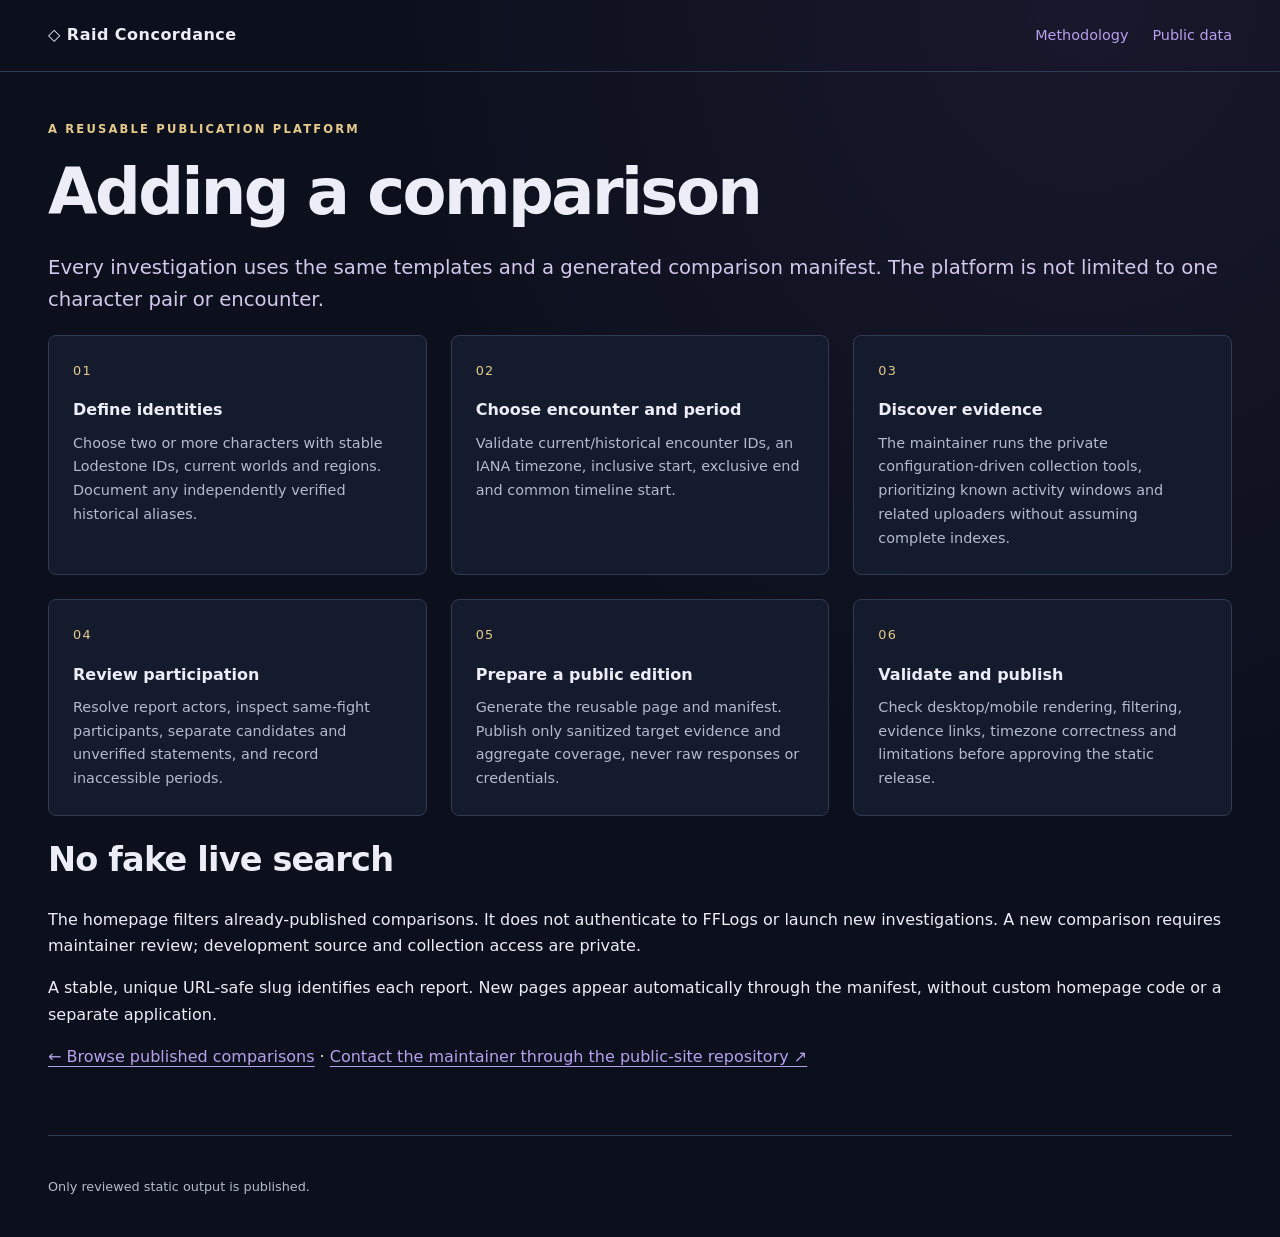
<file: docs/adding-comparisons.html>
<!doctype html><html lang="en"><head><meta charset="utf-8"><meta name="viewport" content="width=device-width,initial-scale=1"><title>Adding comparisons | Raid Concordance</title><link rel="icon" href="data:,"><link rel="stylesheet" href="../assets/css/site.css"></head><body><a class="skip" href="#main">Skip to content</a><header class="nav"><a class="brand" href="../">◇ Raid Concordance</a><nav aria-label="Documentation"><a href="methodology.html">Methodology</a><a href="data-schema.html">Public data</a></nav></header><main id="main"><section><p class="eyebrow">A REUSABLE PUBLICATION PLATFORM</p><h1>Adding a comparison</h1><p class="lead">Every investigation uses the same templates and a generated comparison manifest. The platform is not limited to one character pair or encounter.</p><ol class="steps"><li><strong>Define identities</strong><span>Choose two or more characters with stable Lodestone IDs, current worlds and regions. Document any independently verified historical aliases.</span></li><li><strong>Choose encounter and period</strong><span>Validate current/historical encounter IDs, an IANA timezone, inclusive start, exclusive end and common timeline start.</span></li><li><strong>Discover evidence</strong><span>The maintainer runs the private configuration-driven collection tools, prioritizing known activity windows and related uploaders without assuming complete indexes.</span></li><li><strong>Review participation</strong><span>Resolve report actors, inspect same-fight participants, separate candidates and unverified statements, and record inaccessible periods.</span></li><li><strong>Prepare a public edition</strong><span>Generate the reusable page and manifest. Publish only sanitized target evidence and aggregate coverage, never raw responses or credentials.</span></li><li><strong>Validate and publish</strong><span>Check desktop/mobile rendering, filtering, evidence links, timezone correctness and limitations before approving the static release.</span></li></ol><h2>No fake live search</h2><p>The homepage filters already-published comparisons. It does not authenticate to FFLogs or launch new investigations. A new comparison requires maintainer review; development source and collection access are private.</p><p>A stable, unique URL-safe slug identifies each report. New pages appear automatically through the manifest, without custom homepage code or a separate application.</p><p><a href="../">← Browse published comparisons</a> · <a href="https://github.com/Kishkumen32/raid-concordance/issues">Contact the maintainer through the public-site repository ↗</a></p></section></main><footer>Only reviewed static output is published.</footer></body></html>
</file>
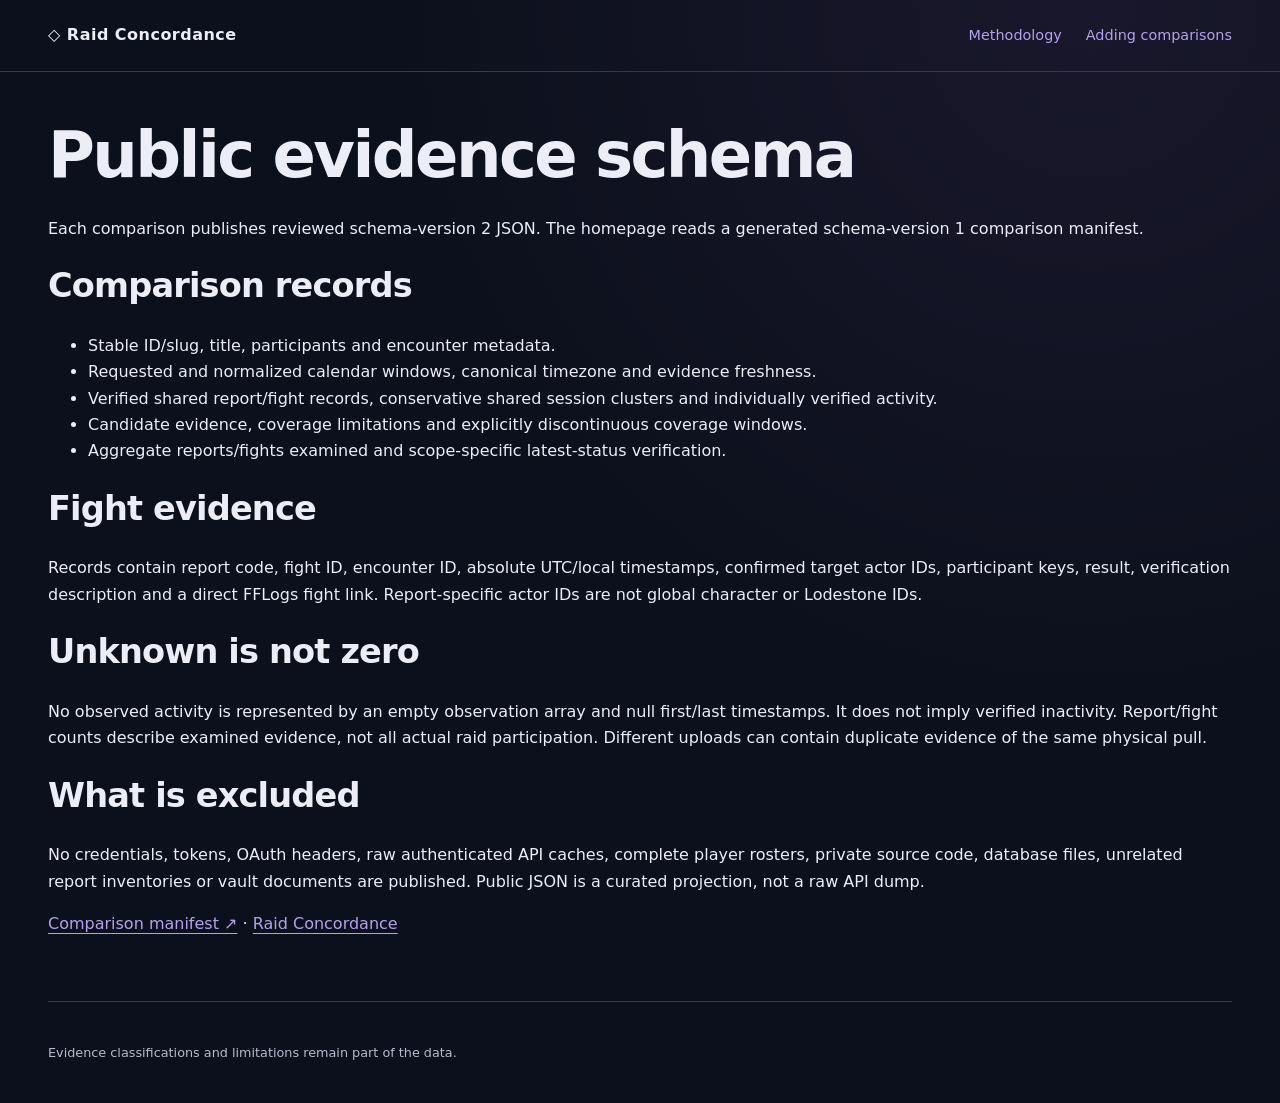
<file: docs/data-schema.html>
<!doctype html><html lang="en"><head><meta charset="utf-8"><meta name="viewport" content="width=device-width,initial-scale=1"><title>Public evidence schema | Raid Concordance</title><link rel="icon" href="data:,"><link rel="stylesheet" href="../assets/css/site.css"></head><body><a class="skip" href="#main">Skip to content</a><header class="nav"><a class="brand" href="../">◇ Raid Concordance</a><nav aria-label="Documentation"><a href="methodology.html">Methodology</a><a href="adding-comparisons.html">Adding comparisons</a></nav></header><main id="main"><section><h1>Public evidence schema</h1><p>Each comparison publishes reviewed schema-version 2 JSON. The homepage reads a generated schema-version 1 comparison manifest.</p><h2>Comparison records</h2><ul><li>Stable ID/slug, title, participants and encounter metadata.</li><li>Requested and normalized calendar windows, canonical timezone and evidence freshness.</li><li>Verified shared report/fight records, conservative shared session clusters and individually verified activity.</li><li>Candidate evidence, coverage limitations and explicitly discontinuous coverage windows.</li><li>Aggregate reports/fights examined and scope-specific latest-status verification.</li></ul><h2>Fight evidence</h2><p>Records contain report code, fight ID, encounter ID, absolute UTC/local timestamps, confirmed target actor IDs, participant keys, result, verification description and a direct FFLogs fight link. Report-specific actor IDs are not global character or Lodestone IDs.</p><h2>Unknown is not zero</h2><p>No observed activity is represented by an empty observation array and null first/last timestamps. It does not imply verified inactivity. Report/fight counts describe examined evidence, not all actual raid participation. Different uploads can contain duplicate evidence of the same physical pull.</p><h2>What is excluded</h2><p>No credentials, tokens, OAuth headers, raw authenticated API caches, complete player rosters, private source code, database files, unrelated report inventories or vault documents are published. Public JSON is a curated projection, not a raw API dump.</p><p><a href="../data/comparisons.json">Comparison manifest ↗</a> · <a href="../">Raid Concordance</a></p></section></main><footer>Evidence classifications and limitations remain part of the data.</footer></body></html>
</file>
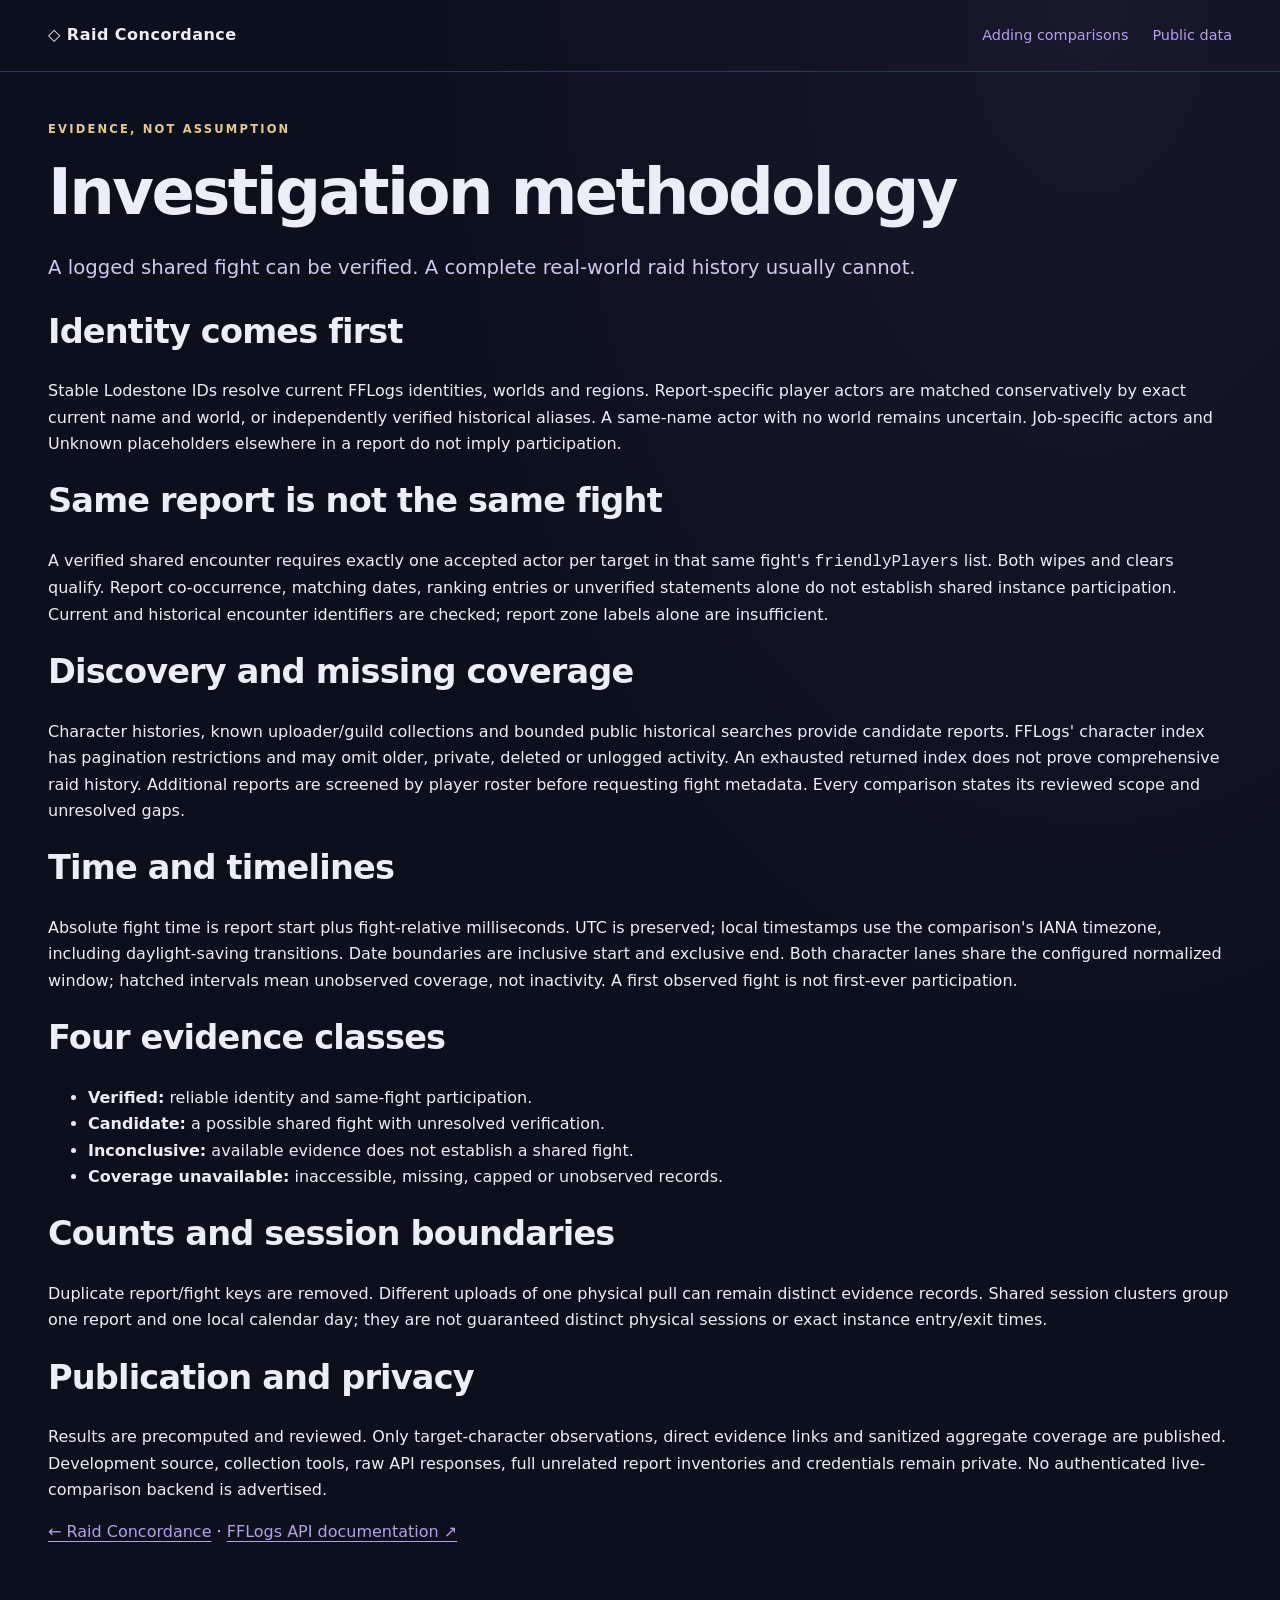
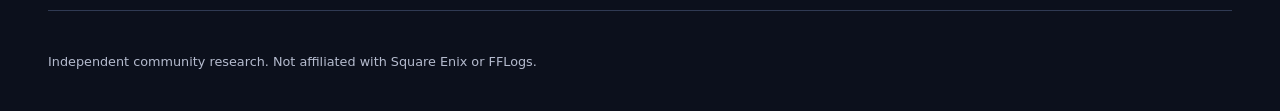
<file: docs/methodology.html>
<!doctype html><html lang="en"><head><meta charset="utf-8"><meta name="viewport" content="width=device-width,initial-scale=1"><title>Methodology | Raid Concordance</title><link rel="icon" href="data:,"><link rel="stylesheet" href="../assets/css/site.css"></head><body><a class="skip" href="#main">Skip to content</a><header class="nav"><a class="brand" href="../">◇ Raid Concordance</a><nav aria-label="Documentation"><a href="adding-comparisons.html">Adding comparisons</a><a href="data-schema.html">Public data</a></nav></header><main id="main"><section><p class="eyebrow">EVIDENCE, NOT ASSUMPTION</p><h1>Investigation methodology</h1><p class="lead">A logged shared fight can be verified. A complete real-world raid history usually cannot.</p><h2>Identity comes first</h2><p>Stable Lodestone IDs resolve current FFLogs identities, worlds and regions. Report-specific player actors are matched conservatively by exact current name and world, or independently verified historical aliases. A same-name actor with no world remains uncertain. Job-specific actors and Unknown placeholders elsewhere in a report do not imply participation.</p><h2>Same report is not the same fight</h2><p>A verified shared encounter requires exactly one accepted actor per target in that same fight's <code>friendlyPlayers</code> list. Both wipes and clears qualify. Report co-occurrence, matching dates, ranking entries or unverified statements alone do not establish shared instance participation. Current and historical encounter identifiers are checked; report zone labels alone are insufficient.</p><h2>Discovery and missing coverage</h2><p>Character histories, known uploader/guild collections and bounded public historical searches provide candidate reports. FFLogs' character index has pagination restrictions and may omit older, private, deleted or unlogged activity. An exhausted returned index does not prove comprehensive raid history. Additional reports are screened by player roster before requesting fight metadata. Every comparison states its reviewed scope and unresolved gaps.</p><h2>Time and timelines</h2><p>Absolute fight time is report start plus fight-relative milliseconds. UTC is preserved; local timestamps use the comparison's IANA timezone, including daylight-saving transitions. Date boundaries are inclusive start and exclusive end. Both character lanes share the configured normalized window; hatched intervals mean unobserved coverage, not inactivity. A first observed fight is not first-ever participation.</p><h2>Four evidence classes</h2><ul><li><strong>Verified:</strong> reliable identity and same-fight participation.</li><li><strong>Candidate:</strong> a possible shared fight with unresolved verification.</li><li><strong>Inconclusive:</strong> available evidence does not establish a shared fight.</li><li><strong>Coverage unavailable:</strong> inaccessible, missing, capped or unobserved records.</li></ul><h2>Counts and session boundaries</h2><p>Duplicate report/fight keys are removed. Different uploads of one physical pull can remain distinct evidence records. Shared session clusters group one report and one local calendar day; they are not guaranteed distinct physical sessions or exact instance entry/exit times.</p><h2>Publication and privacy</h2><p>Results are precomputed and reviewed. Only target-character observations, direct evidence links and sanitized aggregate coverage are published. Development source, collection tools, raw API responses, full unrelated report inventories and credentials remain private. No authenticated live-comparison backend is advertised.</p><p><a href="../">← Raid Concordance</a> · <a href="https://www.fflogs.com/api/docs">FFLogs API documentation ↗</a></p></section></main><footer>Independent community research. Not affiliated with Square Enix or FFLogs.</footer></body></html>
</file>
<file: assets/css/site.css>
:root{color-scheme:dark;--bg:#0c101c;--surface:#141b2c;--surface2:#1b2338;--text:#ecedf6;--muted:#b5bbce;--violet:#b6a0ed;--gold:#e6ca8c;--line:#303a53;--aqua:#81d1cd;font-family:Inter,ui-sans-serif,system-ui,-apple-system,BlinkMacSystemFont,"Segoe UI",sans-serif;font-size:16px;line-height:1.65}*{box-sizing:border-box}html{scroll-behavior:smooth;scroll-padding-top:1rem}body{margin:0;background:radial-gradient(ellipse at 85% 0,#33264b55,transparent 45%),var(--bg);color:var(--text)}a{color:var(--violet);text-underline-offset:4px}a:hover{color:var(--gold)}button,input,select{font:inherit}button,select{cursor:pointer}button,.button{background:#33294d;color:var(--text);border:1px solid #756294;border-radius:6px;padding:.55rem 1rem}button:hover,.button:hover{background:#493867;color:#fff}button:disabled{opacity:.45;cursor:default}input,select{background:var(--bg);border:1px solid #66718c;color:var(--text);padding:.65rem .85rem;border-radius:6px;min-width:0;width:100%}label{display:flex;flex-direction:column;gap:.4rem;font-size:.85rem;color:var(--muted)}:focus-visible{outline:3px solid var(--gold);outline-offset:4px}.skip{position:absolute;top:-100px;left:1rem;z-index:10;background:var(--surface);padding:1rem}.skip:focus{top:1rem}.nav{max-width:1440px;margin:auto;padding:1.4rem 3rem;display:flex;justify-content:space-between;align-items:center;gap:1rem;border-bottom:1px solid var(--line)}.brand{font-weight:750;letter-spacing:.03em;color:var(--text);text-decoration:none}.brand span{color:var(--gold);font-size:1.6rem;vertical-align:middle;margin-right:.4rem}nav{display:flex;gap:1.5rem;font-size:.9rem}nav a{text-decoration:none}main{max-width:1280px;padding:0 3rem;margin:auto}section{padding:3rem 0;border-bottom:1px solid var(--line)}h1,h2,h3,p{margin-top:0}h1{font-size:clamp(2.2rem,5vw,4.8rem);line-height:1.12;letter-spacing:-.04em;max-width:1000px;margin-bottom:1.5rem}h2{font-size:clamp(1.5rem,3vw,2.1rem);letter-spacing:-.025em;margin-bottom:1.2rem}h3{line-height:1.35;font-size:1.05rem}.hero{position:relative;padding:5.5rem 0 4rem;overflow:hidden}.hero p{max-width:760px}.hero .lead{position:relative;max-width:790px}.lead{font-size:1.23rem;color:#d2c7ed;line-height:1.6}.hero .muted{max-width:720px;margin-bottom:2rem}.hero-mark{position:absolute;right:1rem;top:2rem;font-size:20rem;line-height:1;color:#8870ad18;pointer-events:none}.eyebrow{font-size:.72rem;font-weight:700;letter-spacing:.19em;color:var(--gold);margin-bottom:1.1rem}.button{display:inline-block;text-decoration:none}.compact{padding:3rem 0}.compact h1{font-size:clamp(2rem,4.4vw,3.65rem)}.back{display:inline-block;margin-bottom:2rem;font-size:.9rem}.muted,small{color:var(--muted)}.section-heading{display:flex;align-items:center;justify-content:space-between;gap:1rem;flex-wrap:wrap}.badge{display:inline-block;border:1px solid #665379;color:#d1bdf7;border-radius:99px;padding:.2rem .7rem;font-size:.75rem}.filters{display:grid;grid-template-columns:2fr 1fr 1.5fr;gap:1rem;margin:1.25rem 0}.cards{display:grid;grid-template-columns:repeat(auto-fit,minmax(min(100%,320px),1fr));gap:1.2rem}.panel,.comparison-card{background:linear-gradient(125deg,#1b2336bb,#131a2bdd);border:1px solid var(--line);border-radius:10px;padding:1.5rem}.comparison-card{position:relative;border-top:2px solid #8f73c2}.comparison-card h3{font-size:1.4rem;margin:.9rem 0}.comparison-card dl{display:grid;grid-template-columns:auto 1fr;gap:.35rem 1rem;font-size:.9rem}.comparison-card dt{color:var(--muted)}.comparison-card dd{margin:0}.comparison-card .button{margin-top:1rem}.four{grid-template-columns:repeat(4,1fr)}.panel p:last-child{margin-bottom:0}.steps{display:grid;grid-template-columns:repeat(3,1fr);padding:0;gap:1.5rem;list-style:none;counter-reset:step}.steps li{padding:1.5rem;background:var(--surface);border-radius:8px;counter-increment:step;border:1px solid var(--line)}.steps li:before{content:'0' counter(step);display:block;color:var(--gold);font-size:.8rem;letter-spacing:.1em;margin-bottom:1rem}.steps strong,.steps span{display:block}.steps span{color:var(--muted);font-size:.9rem;margin-top:.5rem}.link-row{display:flex;gap:2rem;flex-wrap:wrap}.stats{display:grid;grid-template-columns:repeat(3,1fr);gap:1rem}.stat{padding:1.3rem;border:1px solid var(--line);background:var(--surface);border-radius:8px}.stat strong{font-size:1.9rem;display:block;color:var(--gold);line-height:1.25}.stat span{font-size:.82rem;color:var(--muted)}.stat time{font-size:1rem;overflow-wrap:anywhere}.callout{border-left:3px solid var(--gold);padding:1.3rem 1.5rem;background:#31293b70;margin-bottom:1rem}.callout p:last-child{margin:0}.legend{display:flex;gap:1.4rem;flex-wrap:wrap;font-size:.8rem;margin:1rem 0;color:var(--aqua)}.gold{color:var(--gold)}.candidate{color:var(--violet)}#timeline-chart{overflow-x:auto;padding:1rem .5rem}#timeline-chart svg{width:100%;min-width:1080px;height:auto;display:block}#timeline-chart svg text{fill:var(--muted);font-size:12px;font-family:inherit}#timeline-chart svg .lane-name{fill:var(--text);font-weight:600}.table-scroll{overflow:auto;border:1px solid var(--line);border-radius:8px;max-height:660px}table{border-collapse:collapse;width:100%;font-size:.82rem;text-align:left}caption{text-align:left;padding:1rem;color:var(--muted)}th,td{padding:.8rem;border-bottom:1px solid var(--line);vertical-align:top}th{background:var(--surface2);position:sticky;top:0;z-index:1}th button{background:none;border:0;text-align:left;padding:0;font-weight:700;white-space:nowrap}td small{display:block;min-width:140px}.pagination{display:flex;gap:1rem;justify-content:center;align-items:center;margin:1rem 0}details{background:var(--surface);padding:1rem;border-radius:6px;margin:1rem 0}summary{cursor:pointer;color:var(--violet)}footer{max-width:1280px;margin:auto;padding:2.5rem 3rem;color:var(--muted);font-size:.8rem}.session{margin:1rem 0;padding:1.3rem;border-left:2px solid var(--gold);background:var(--surface)}.empty{padding:1.5rem;border:1px dashed #727b94;border-radius:8px;color:var(--muted)}#load-error{background:#492733;padding:1rem;white-space:pre-wrap}code{overflow-wrap:anywhere}svg .point{fill:var(--aqua);opacity:.8}svg .shared{fill:var(--gold)}svg .candidate-point{fill:var(--violet)}@media(min-width:1700px){main{max-width:1450px}.nav{max-width:1600px}.hero{padding-top:7rem}}@media(max-width:900px){main{padding:0 1.5rem}.nav{padding:1rem 1.5rem}.four{grid-template-columns:repeat(2,1fr)}.steps{grid-template-columns:repeat(2,1fr)}.filters{grid-template-columns:1fr 1fr}.filters label:first-child{grid-column:1/-1}.hero{padding-top:3.5rem}.stats{grid-template-columns:repeat(2,1fr)}}@media(max-width:560px){main{padding:0 1rem}.nav{padding:1rem;align-items:flex-start;flex-direction:column}nav{gap:1rem;font-size:.8rem}.hero{padding:2.5rem 0}.hero-mark{font-size:12rem;right:-2rem}.four,.steps,.filters{grid-template-columns:1fr}.filters label:first-child{grid-column:auto}.panel{padding:1rem}.section-heading .badge{margin-bottom:1rem}.stats{gap:.6rem}.stat{padding:.9rem}.stat strong{font-size:1.5rem}section{padding:2rem 0}.lead{font-size:1.05rem}.link-row{gap:1rem}footer{padding:2rem 1rem}}@media(prefers-reduced-motion:reduce){html{scroll-behavior:auto}}
</file>
